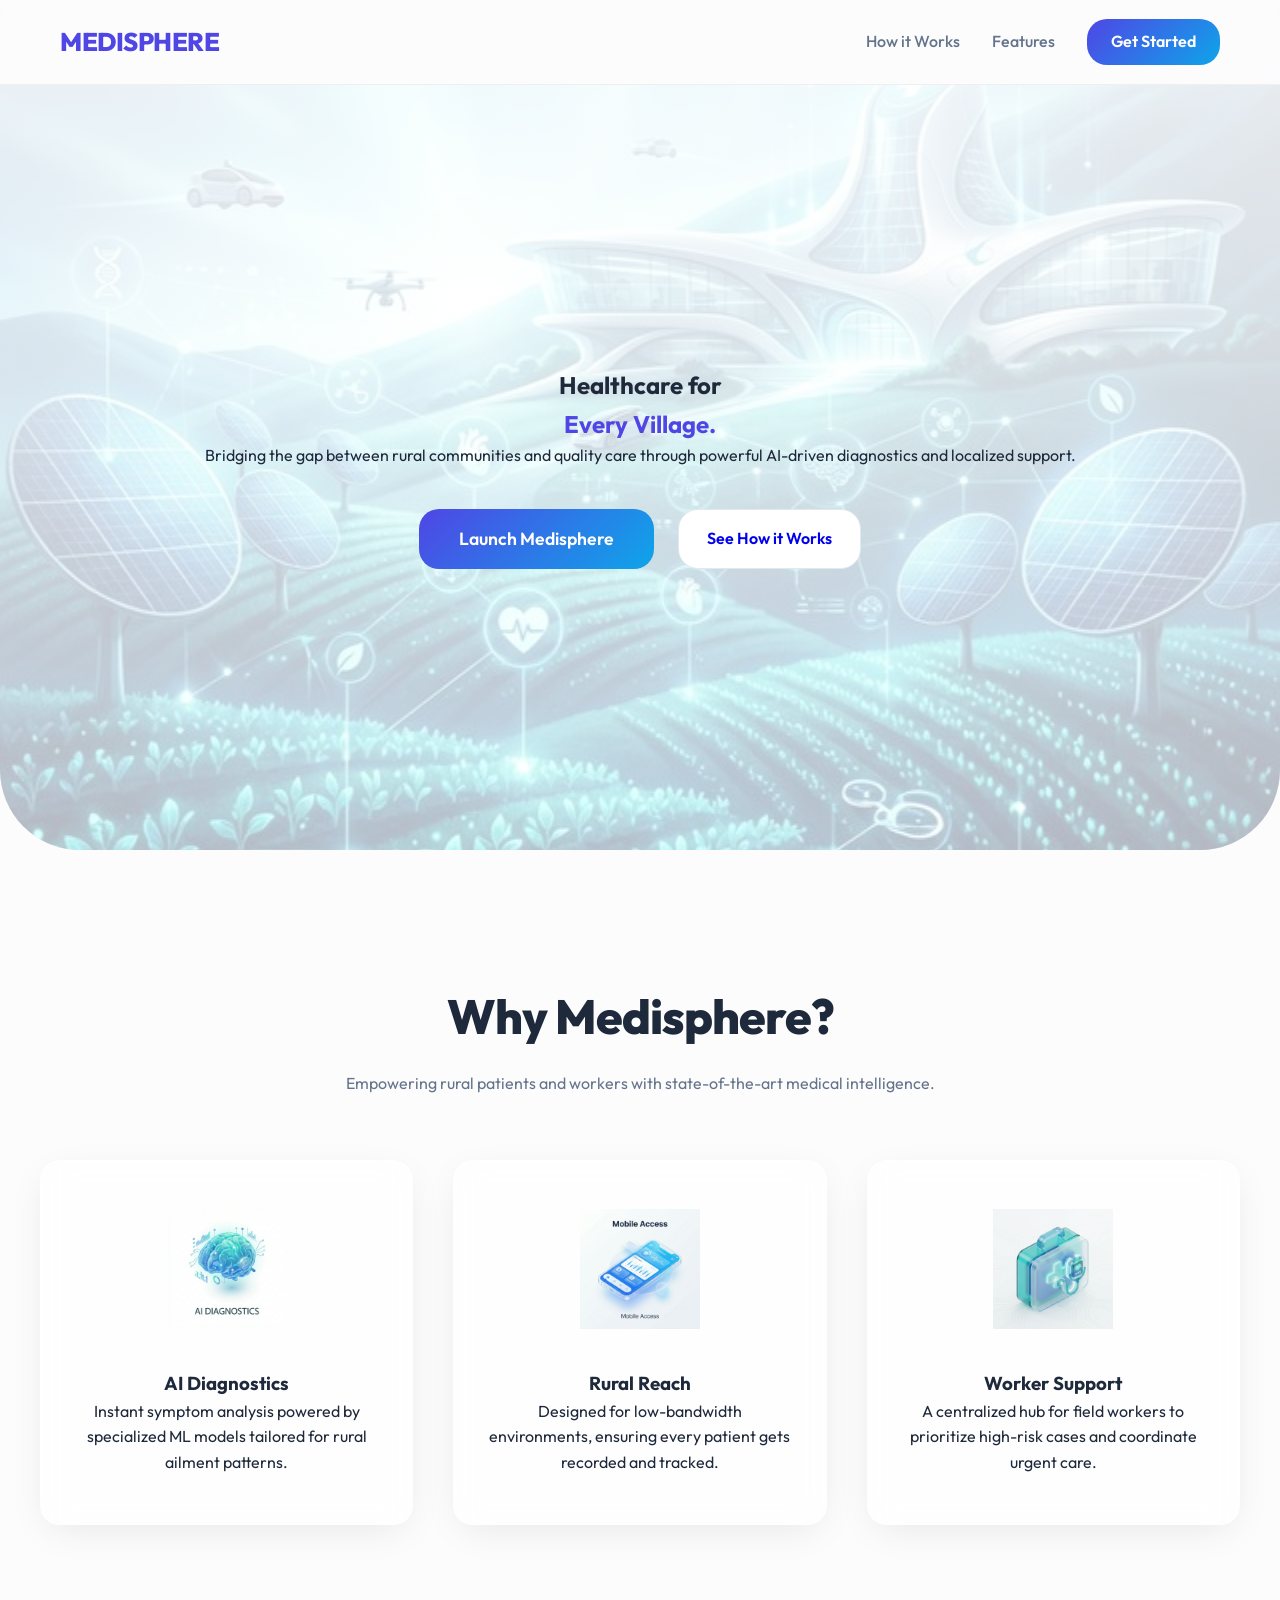
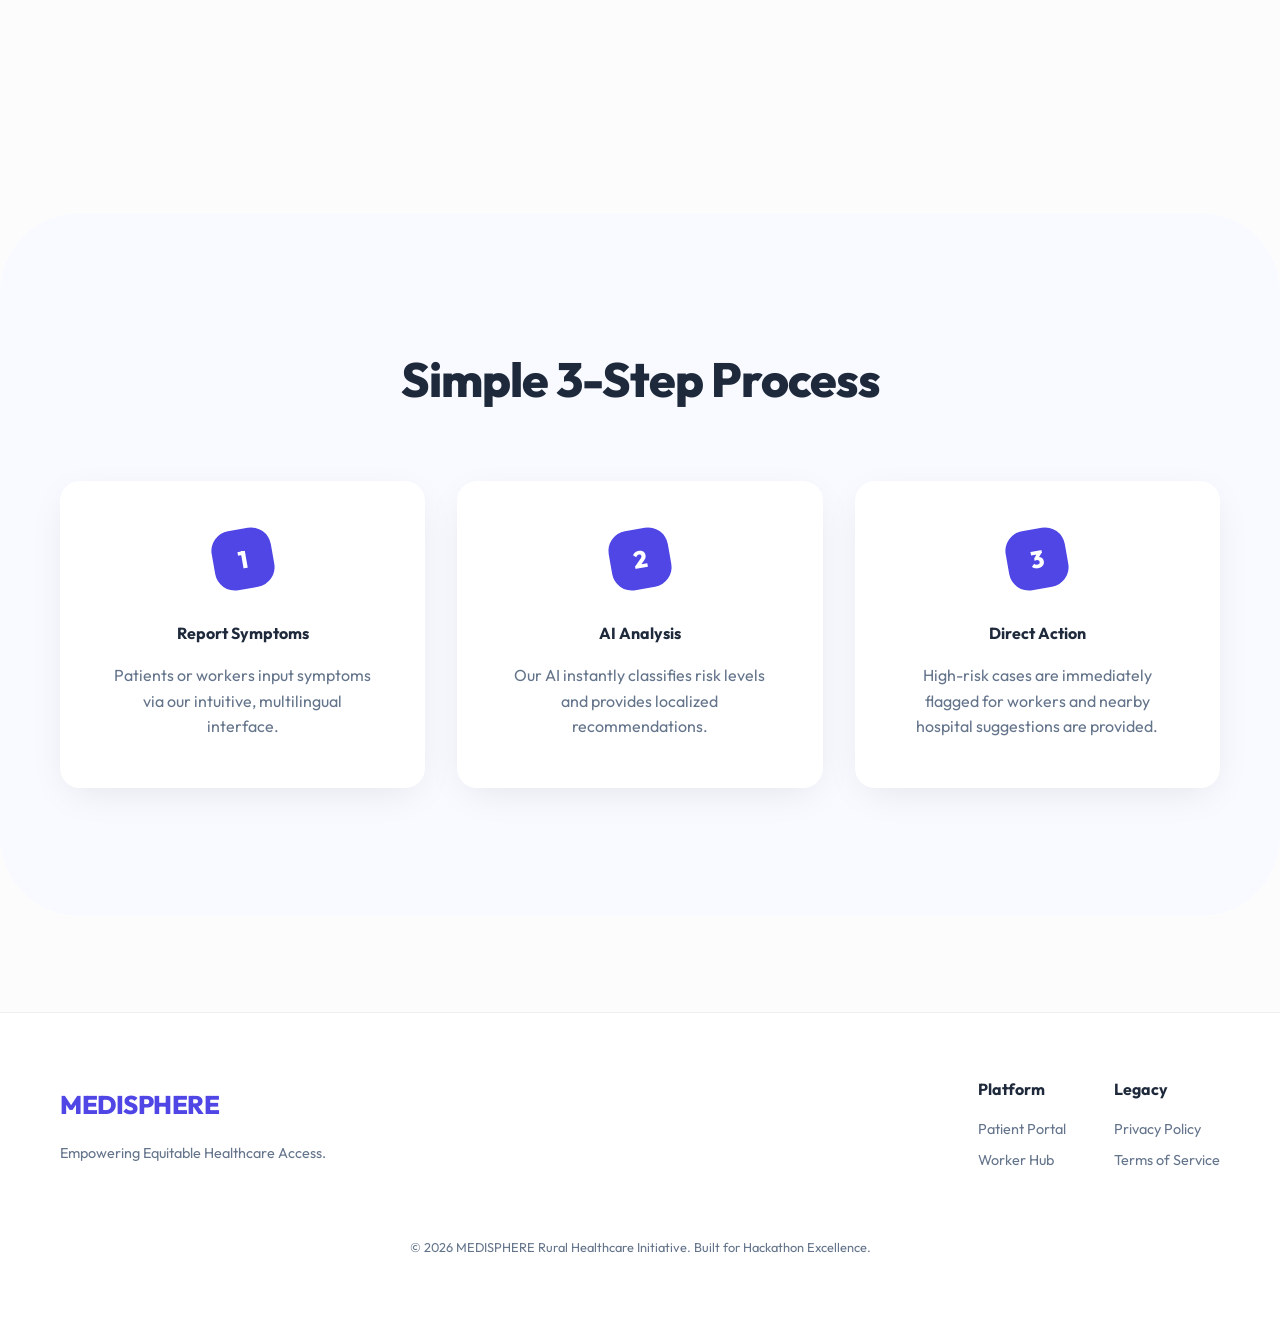
<file: server/public/index.html>
<!DOCTYPE html>
<html lang="en">

<head>
    <meta charset="UTF-8">
    <meta name="viewport" content="width=device-width, initial-scale=1.0">
    <title>MEDISPHERE - AI Rural Healthcare</title>
    <link rel="stylesheet" href="css/style.css">
</head>

<body>
    <header class="nav">
        <div class="container" style="display: flex; justify-content: space-between; align-items: center; width: 100%;">
            <a href="index.html" class="logo">MEDISPHERE</a>
            <div style="display: flex; gap: 2rem; align-items: center;">
                <a href="#how-it-works" style="text-decoration: none; color: var(--text-muted); font-weight: 500;">How
                    it Works</a>
                <a href="#features"
                    style="text-decoration: none; color: var(--text-muted); font-weight: 500;">Features</a>
                <a href="auth.html" class="btn btn-primary" style="padding: 10px 24px;">Get Started</a>
            </div>
        </div>
    </header>

    <section class="welcome-hero animate-fade">
        <div class="container">
            <h1>Healthcare for <br><span class="text-primary">Every Village.</span></h1>
            <p>Bridging the gap between rural communities and quality care through powerful AI-driven diagnostics and
                localized support.</p>
            <div style="margin-top: 2.5rem; display: flex; gap: 1.5rem; justify-content: center;">
                <a href="auth.html" class="btn btn-primary" style="font-size: 1.1rem; padding: 16px 40px;">Launch
                    Medisphere</a>
                <a href="#how-it-works" class="btn" style="background: white; border: 1px solid #e2e8f0;">See How it
                    Works</a>
            </div>
        </div>
    </section>

    <section id="features" class="container" style="padding: 8rem 0;">
        <h2 class="section-title">Why Medisphere?</h2>
        <p style="text-align: center; color: var(--text-muted); max-width: 600px; margin: 0 auto 4rem;">Empowering rural
            patients and workers with state-of-the-art medical intelligence.</p>

        <div class="features-grid">
            <div class="feature-card glass-card">
                <img src="assets/feat-ai.png" alt="AI Diagnostics" class="feature-icon-img">
                <h3>AI Diagnostics</h3>
                <p>Instant symptom analysis powered by specialized ML models tailored for rural ailment patterns.</p>
            </div>
            <div class="feature-card glass-card">
                <img src="assets/feat-mobile.png" alt="Rural Outreach" class="feature-icon-img">
                <h3>Rural Reach</h3>
                <p>Designed for low-bandwidth environments, ensuring every patient gets recorded and tracked.</p>
            </div>
            <div class="feature-card glass-card">
                <img src="assets/feat-worker.png" alt="Worker Support" class="feature-icon-img">
                <h3>Worker Support</h3>
                <p>A centralized hub for field workers to prioritize high-risk cases and coordinate urgent care.</p>
            </div>
        </div>
    </section>

    <section id="how-it-works" class="how-it-works">
        <div class="container">
            <h2 class="section-title">Simple 3-Step Process</h2>
            <div class="grid" style="margin-top: 4rem;">
                <div class="step-card">
                    <div class="step-number">1</div>
                    <h4 style="margin-bottom: 1rem;">Report Symptoms</h4>
                    <p style="color: var(--text-muted);">Patients or workers input symptoms via our intuitive,
                        multilingual interface.</p>
                </div>
                <div class="step-card">
                    <div class="step-number">2</div>
                    <h4 style="margin-bottom: 1rem;">AI Analysis</h4>
                    <p style="color: var(--text-muted);">Our AI instantly classifies risk levels and provides localized
                        recommendations.</p>
                </div>
                <div class="step-card">
                    <div class="step-number">3</div>
                    <h4 style="margin-bottom: 1rem;">Direct Action</h4>
                    <p style="color: var(--text-muted);">High-risk cases are immediately flagged for workers and nearby
                        hospital suggestions are provided.</p>
                </div>
            </div>
        </div>
    </section>

    <footer style="padding: 4rem 0; background: #fff; border-top: 1px solid #eee;">
        <div class="container"
            style="display: flex; justify-content: space-between; align-items: center; flex-wrap: wrap; gap: 2rem;">
            <div>
                <a href="#" class="logo">MEDISPHERE</a>
                <p style="margin-top: 1rem; color: var(--text-muted); font-size: 0.9rem;">Empowering Equitable
                    Healthcare Access.</p>
            </div>
            <div style="display: flex; gap: 3rem;">
                <div style="display: flex; flex-direction: column; gap: 0.5rem;">
                    <span style="font-weight: 700; margin-bottom: 0.5rem;">Platform</span>
                    <a href="auth.html"
                        style="text-decoration: none; color: var(--text-muted); font-size: 0.9rem;">Patient Portal</a>
                    <a href="auth.html"
                        style="text-decoration: none; color: var(--text-muted); font-size: 0.9rem;">Worker Hub</a>
                </div>
                <div style="display: flex; flex-direction: column; gap: 0.5rem;">
                    <span style="font-weight: 700; margin-bottom: 0.5rem;">Legacy</span>
                    <a href="#" style="text-decoration: none; color: var(--text-muted); font-size: 0.9rem;">Privacy
                        Policy</a>
                    <a href="#" style="text-decoration: none; color: var(--text-muted); font-size: 0.9rem;">Terms of
                        Service</a>
                </div>
            </div>
        </div>
        <div class="container"
            style="margin-top: 4rem; text-align: center; color: var(--text-muted); font-size: 0.8rem;">
            © 2026 MEDISPHERE Rural Healthcare Initiative. Built for Hackathon Excellence.
        </div>
    </footer>
</body>

</html>
</file>
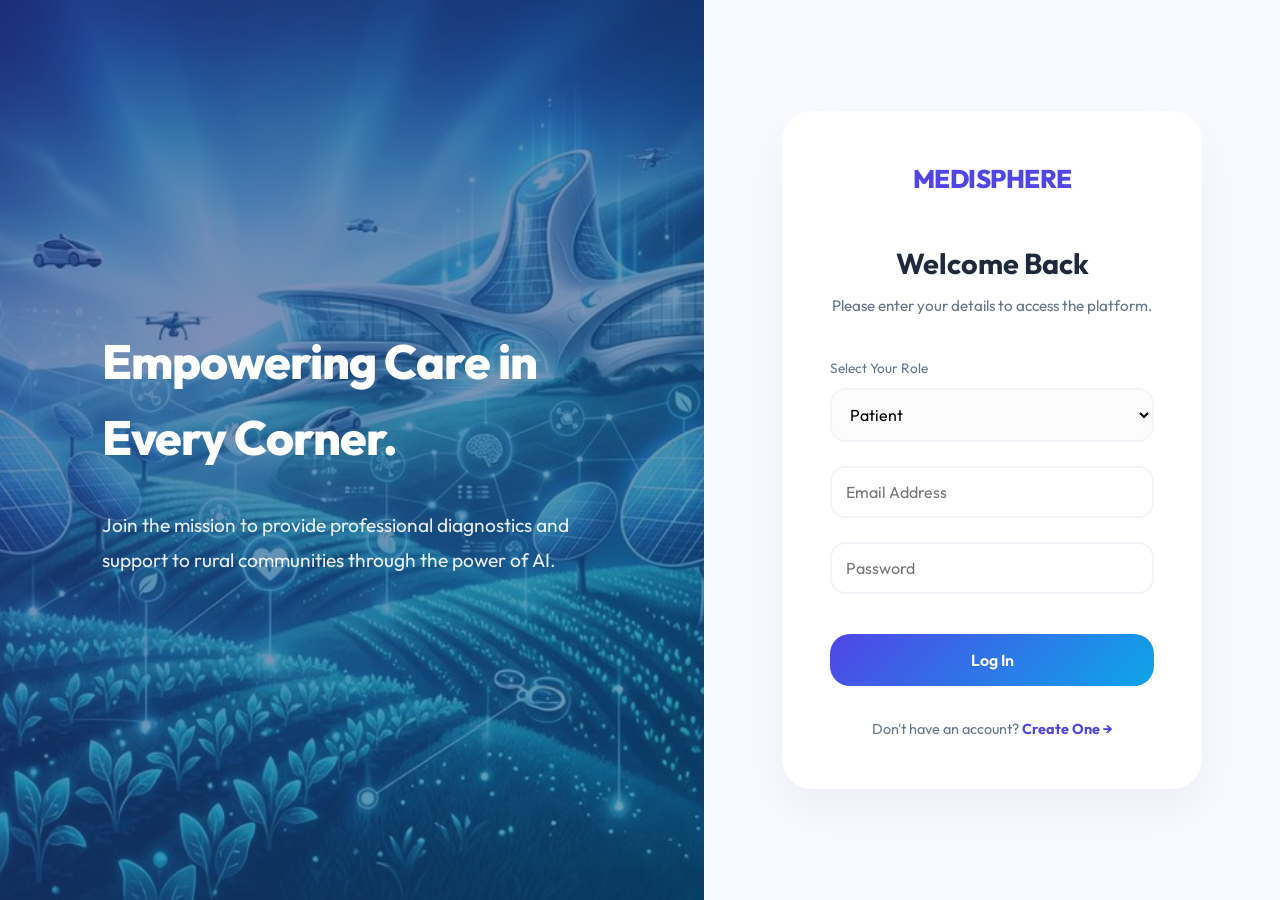
<file: server/public/auth.html>
<!DOCTYPE html>
<html lang="en">

<head>
    <meta charset="UTF-8">
    <meta name="viewport" content="width=device-width, initial-scale=1.0">
    <title>Access MEDISPHERE</title>
    <link rel="stylesheet" href="css/style.css">
    <style>
        body {
            background: #fff;
            display: flex;
            height: 100vh;
            overflow: hidden;
            padding: 0;
            margin: 0;
        }

        .auth-split-visual {
            flex: 1.2;
            background: linear-gradient(135deg, rgba(79, 70, 229, 0.4), rgba(14, 165, 233, 0.4)), url('assets/hero.png');
            background-size: cover;
            background-position: center;
            display: flex;
            align-items: center;
            justify-content: center;
            padding: 4rem;
            color: white;
            position: relative;
        }

        .auth-split-visual::after {
            content: '';
            position: absolute;
            inset: 0;
            background: rgba(15, 23, 42, 0.3);
        }

        .visual-content {
            position: relative;
            z-index: 10;
            max-width: 500px;
        }

        .auth-container-side {
            flex: 1;
            display: flex;
            align-items: center;
            justify-content: center;
            padding: 3rem;
            background: #f8faff;
            overflow-y: auto;
        }

        .auth-card-modern {
            width: 100%;
            max-width: 420px;
            background: white;
            padding: 3rem;
            border-radius: 30px;
            box-shadow: 0 20px 50px rgba(0, 0, 0, 0.05);
        }

        @media (max-width: 1024px) {
            .auth-split-visual {
                display: none;
            }

            body {
                justify-content: center;
                background: #f8faff;
            }

            .auth-container-side {
                padding: 1.5rem;
                width: 100%;
            }
        }
    </style>
</head>

<body>
    <div class="auth-split-visual">
        <div class="visual-content">
            <h2 style="font-size: 3rem; font-weight: 800; margin-bottom: 2rem; letter-spacing: -1px;">Empowering Care in
                Every Corner.</h2>
            <p style="font-size: 1.2rem; line-height: 1.8; opacity: 0.9;">Join the mission to provide professional
                diagnostics and support to rural communities through the power of AI.</p>
        </div>
    </div>

    <div class="auth-container-side">
        <div class="auth-card-modern animate-fade">
            <a href="index.html" class="logo"
                style="display: block; text-align: center; margin-bottom: 2.5rem;">MEDISPHERE</a>

            <h2 id="authTitle" style="font-size: 1.8rem; margin-bottom: 0.5rem; text-align: center;">Welcome Back</h2>
            <p id="authSubtitle"
                style="text-align: center; color: var(--text-muted); margin-bottom: 2.5rem; font-size: 0.95rem;">Please
                enter your details to access the platform.</p>

            <div id="roleSelector" style="margin-bottom: 1.5rem;">
                <label
                    style="font-size: 0.85rem; color: var(--text-muted); margin-bottom: 0.5rem; display: block;">Select
                    Your Role</label>
                <select id="role" class="form-input" style="border: 2px solid #f1f5f9; background: #fcfcfd;">
                    <option value="patient">Patient</option>
                    <option value="health_worker">Health Worker</option>
                    <option value="admin">Admin</option>
                </select>
            </div>

            <form id="authForm">
                <div id="registerFields" style="display: none;">
                    <div class="form-group">
                        <input type="text" id="name" placeholder="Full Name">
                    </div>
                </div>

                <div class="form-group">
                    <input type="email" id="email" placeholder="Email Address" required>
                </div>
                <div class="form-group">
                    <input type="password" id="password" placeholder="Password" required>
                </div>

                <button type="submit" class="btn btn-primary" style="width: 100%; margin-top: 1rem; padding: 16px;">Log
                    In</button>
            </form>

            <p style="text-align: center; margin-top: 2rem; font-size: 0.9rem; color: var(--text-muted);">
                <span id="toggleText">Don't have an account?</span>
                <a href="#" id="toggleAuth"
                    style="color: var(--primary); font-weight: 700; text-decoration: none;">Create One &rarr;</a>
            </p>
        </div>
    </div>

    <script src="js/app.js"></script>
    <script>
        let isLogin = true;
        const authForm = document.getElementById('authForm');
        const registerFields = document.getElementById('registerFields');
        const authTitle = document.getElementById('authTitle');
        const authSubtitle = document.getElementById('authSubtitle');
        const toggleAuth = document.getElementById('toggleAuth');
        const toggleText = document.getElementById('toggleText');

        toggleAuth.addEventListener('click', (e) => {
            e.preventDefault();
            isLogin = !isLogin;
            registerFields.style.display = isLogin ? 'none' : 'block';
            authTitle.innerText = isLogin ? 'Welcome Back' : 'Create Account';
            authSubtitle.innerText = isLogin ? 'Please enter your details to access the platform.' : 'Join MEDISPHERE and start your healthcare journey.';
            authForm.querySelector('button').innerText = isLogin ? 'Log In' : 'Sign Up';
            toggleText.innerText = isLogin ? "Don't have an account?" : "Already have an account?";
            toggleAuth.innerText = isLogin ? 'Create One →' : 'Log In →';
        });

        authForm.addEventListener('submit', async (e) => {
            e.preventDefault();
            const email = document.getElementById('email').value;
            const password = document.getElementById('password').value;
            const role = document.getElementById('role').value;

            if (isLogin) {
                await app.login(email, password);
            } else {
                const name = document.getElementById('name').value;
                await app.register({ name, email, password, role });
            }
        });
    </script>
</body>

</html>
</file>
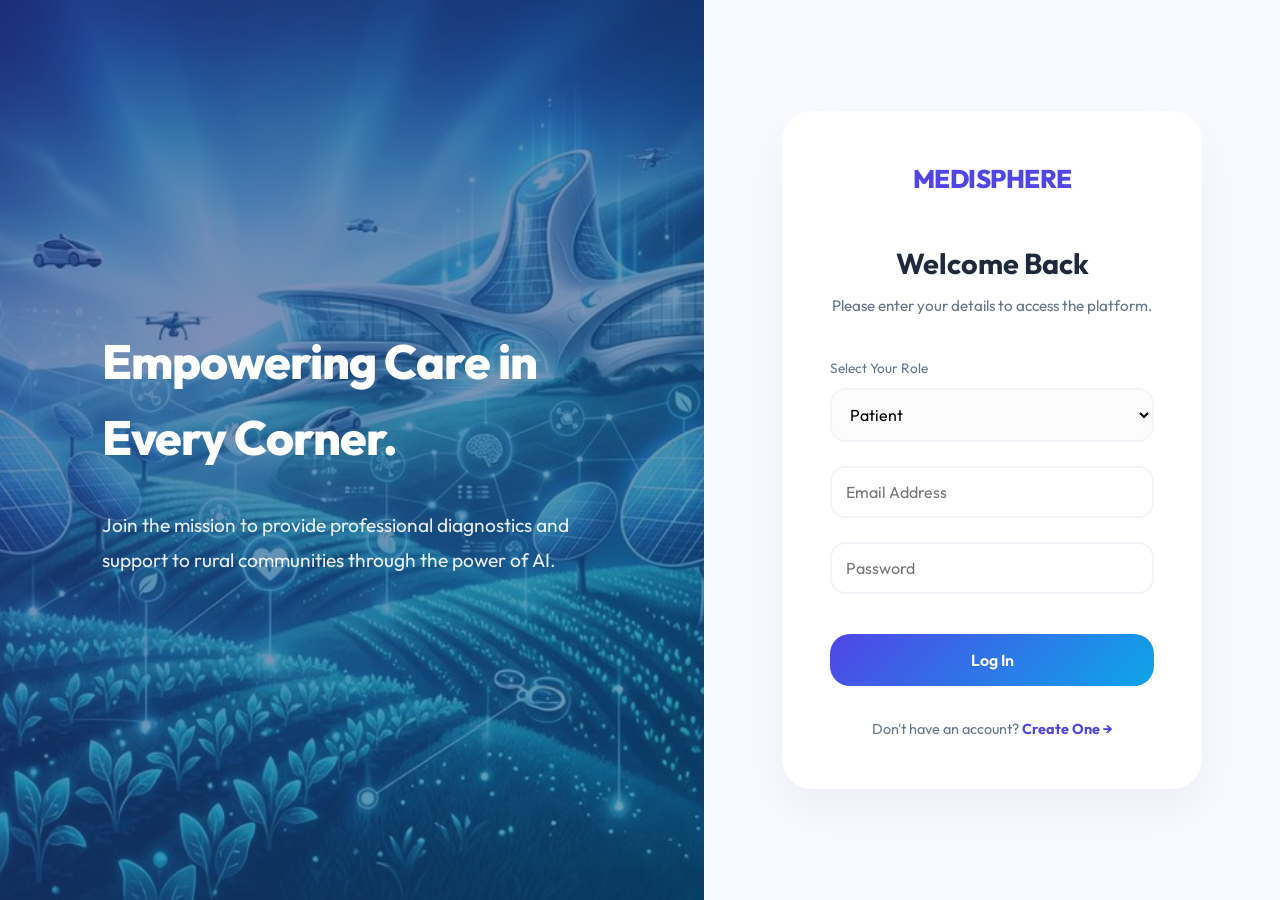
<file: server/public/dashboards/patient.html>
<!DOCTYPE html>
<html lang="en">

<head>
    <meta charset="UTF-8">
    <meta name="viewport" content="width=device-width, initial-scale=1.0">
    <title>Patient Dashboard - MEDISPHERE</title>
    <link rel="stylesheet" href="../css/style.css">
    <style>
        .lang-select {
            padding: 8px 16px;
            border-radius: 20px;
            background: white;
            border: 2px solid var(--primary);
            font-weight: 700;
            color: var(--primary);
        }

        .action-grid {
            display: grid;
            grid-template-columns: repeat(auto-fit, minmax(280px, 1fr));
            gap: 2rem;
            margin: 2rem 0;
        }

        .action-btn-card {
            background: white;
            padding: 2.5rem;
            border-radius: 32px;
            text-align: center;
            box-shadow: var(--shadow-md);
            cursor: pointer;
            transition: var(--transition);
            border: 2px solid transparent;
        }

        .action-btn-card:hover {
            transform: translateY(-8px);
            border-color: var(--primary);
        }

        .action-btn-card .icon {
            font-size: 3.5rem;
            margin-bottom: 1.5rem;
            display: block;
        }

        .action-btn-card .title {
            font-size: 1.5rem;
            font-weight: 800;
        }

        .history-list {
            display: flex;
            flex-direction: column;
            gap: 1rem;
            margin-top: 1.5rem;
        }

        .history-item {
            display: flex;
            justify-content: space-between;
            align-items: center;
            padding: 1.5rem;
            background: white;
            border-radius: 20px;
            box-shadow: 0 4px 12px rgba(0, 0, 0, 0.03);
            flex-wrap: wrap;
            gap: 1rem;
        }

        .worker-card {
            background: #eef2ff;
            padding: 2rem;
            border-radius: 32px;
            display: flex;
            align-items: center;
            justify-content: space-between;
            margin-top: 2rem;
            flex-wrap: wrap;
            gap: 1.5rem;
        }

        .btn-call {
            background: var(--success);
            color: white;
            padding: 16px 32px;
            border-radius: 20px;
            text-decoration: none;
            font-weight: 800;
            display: flex;
            align-items: center;
            justify-content: center;
            gap: 10px;
            font-size: 1.1rem;
        }

        [data-speak] {
            cursor: pointer;
        }

        /* AI Chatbot Styles */
        .chat-bubble {
            position: fixed;
            bottom: 8rem;
            right: 2rem;
            width: 70px;
            height: 70px;
            background: var(--primary);
            border-radius: 50%;
            display: flex;
            align-items: center;
            justify-content: center;
            font-size: 2rem;
            color: white;
            cursor: pointer;
            box-shadow: 0 10px 30px rgba(79, 70, 229, 0.4);
            z-index: 1000;
            transition: var(--transition);
        }

        .chat-bubble:hover {
            transform: scale(1.1);
        }

        .chat-window {
            position: fixed;
            bottom: 1rem;
            right: 2rem;
            width: 380px;
            height: 550px;
            background: white;
            border-radius: 32px;
            box-shadow: 0 20px 50px rgba(0, 0, 0, 0.15);
            display: none;
            flex-direction: column;
            overflow: hidden;
            z-index: 1001;
            border: 1px solid rgba(0, 0, 0, 0.05);
        }

        .chat-header {
            background: var(--primary);
            color: white;
            padding: 1.5rem;
            display: flex;
            justify-content: space-between;
            align-items: center;
        }

        .chat-messages {
            flex: 1;
            overflow-y: auto;
            padding: 1.5rem;
            display: flex;
            flex-direction: column;
            gap: 1rem;
            background: #f8faff;
        }

        .message {
            max-width: 85%;
            padding: 1rem;
            border-radius: 20px;
            font-size: 0.95rem;
            line-height: 1.5;
            font-weight: 500;
        }

        .message.bot {
            background: white;
            color: var(--text-main);
            align-self: flex-start;
            border-bottom-left-radius: 4px;
            box-shadow: 0 4px 8px rgba(0, 0, 0, 0.02);
        }

        .message.user {
            background: var(--primary);
            color: white;
            align-self: flex-end;
            border-bottom-right-radius: 4px;
        }

        .chat-input-area {
            padding: 1rem;
            background: white;
            display: flex;
            gap: 0.5rem;
            border-top: 1px solid #eee;
        }

        .chat-input-area input {
            flex: 1;
            padding: 12px 20px;
            border: 2px solid #f1f5f9;
            border-radius: 30px;
            font-size: 1rem;
        }

        .chat-btn-send {
            background: var(--primary);
            color: white;
            border: none;
            width: 45px;
            height: 45px;
            border-radius: 50%;
            cursor: pointer;
            display: flex;
            align-items: center;
            justify-content: center;
            font-size: 1.2rem;
        }

        @media (max-width: 480px) {
            .chat-window {
                width: 90%;
                height: 75vh;
                right: 5%;
                bottom: 1rem;
            }

            .chat-bubble {
                bottom: 2rem;
                right: 1.5rem;
            }
        }
    </style>
</head>

<body>
    <div class="container animate-fade" style="padding-bottom: 8rem;">
        <!-- 1. Welcome Section & Language Selector -->
        <header class="nav" style="background: transparent; border: none; padding: 2rem 0;">
            <div>
                <h1 id="welcomeTitle" style="font-size: 1.8rem; margin-bottom: 4px;">Namaste, <span
                        id="patName">-</span></h1>
                <p style="color: var(--text-muted); font-weight: 500;">
                    📍 <span id="villageName">Rural Center</span> • <span id="phcName">Main PHC</span>
                </p>
                <p id="welcomeMsg" style="font-weight: 600; color: var(--primary); margin-top: 8px;">Monitor your health
                    safely.</p>
            </div>

            <div style="display: flex; flex-direction: column; align-items: flex-end; gap: 1rem;">
                <select id="langSelect" class="lang-select">
                    <option value="en">English</option>
                    <option value="te">తెలుగు (Telugu)</option>
                    <option value="hi">हिन्दी (Hindi)</option>
                </select>

                <div class="voice-toggle-container">
                    <span id="txtVoiceLabel">Voice Help</span>
                    <input type="checkbox" id="voiceToggle" style="width: auto; cursor: pointer;">
                </div>
            </div>
        </header>

        <!-- 3. Quick Action Buttons -->
        <div class="action-grid">
            <div class="action-btn-card" onclick="scrollToSection('symptomSection')" data-speak-key="action_symptoms">
                <span class="icon">🤒</span>
                <span class="title" id="btnReportSymptoms">Report Symptoms</span>
            </div>
            <div class="action-btn-card" onclick="scrollToSection('statusSection')" data-speak-key="action_status">
                <span class="icon">📊</span>
                <span class="title" id="btnViewStatus">View Health Status</span>
            </div>
            <div class="action-btn-card" onclick="requestEmergency()" data-speak-key="action_emergency"
                style="background: #fff5f5;">
                <span class="icon">🆘</span>
                <span class="title" id="btnEmergencyHelp" style="color: var(--danger);">Emergency Help</span>
            </div>
        </div>

        <!-- 4. Current Health Status Card -->
        <section id="statusSection" style="margin: 4rem 0;">
            <div style="display: flex; align-items: center; gap: 1rem; margin-bottom: 2rem;">
                <h2 id="titleHealthStatus">Current Health Status</h2>
                <span class="speaker-icon" data-speak-key="status_intro">🔊</span>
            </div>

            <div id="statusCard" class="status-card-large status-Low animate-fade" style="display: none;">
                <div
                    style="display: flex; justify-content: space-between; align-items: flex-start; margin-bottom: 1rem;">
                    <span class="badge" id="statusBadge" style="font-size: 1rem; padding: 10px 20px;">-</span>
                    <span class="speaker-icon" id="speakStatusResult">🔊</span>
                </div>
                <h2 id="statusRecTitle" style="font-size: 2.5rem; margin-bottom: 1rem;">-</h2>
                <p id="statusDate" style="color: var(--text-muted); font-weight: 600;">Last updated: -</p>

                <div id="hospitalSection" style="display: none; margin-top: 3rem; text-align: left;">
                    <h3 style="color: var(--danger); margin-bottom: 1.5rem;" id="titleHospitals">Nearby Hospitals for
                        Urgent Care</h3>
                    <div id="hospitalList" class="grid"
                        style="grid-template-columns: repeat(auto-fit, minmax(250px, 1fr));">
                        <!-- Hospitals -->
                    </div>
                </div>
            </div>

            <div id="noStatusPlaceholder" class="glass-card"
                style="text-align: center; padding: 4rem; color: var(--text-muted);">
                <p id="txtNoStatus">No reports submitted yet. Please check your symptoms above.</p>
            </div>
        </section>

        <!-- 5. Symptom Reporting Section -->
        <section id="symptomSection" style="margin: 6rem 0;">
            <div style="display: flex; align-items: center; gap: 1rem; margin-bottom: 2rem;">
                <h2 id="titleReportSymptoms">Report Symptoms</h2>
                <span class="speaker-icon" data-speak-key="symptoms_intro">🔊</span>
            </div>

            <div class="icon-btn-grid" id="symptomList">
                <div class="icon-card" data-symptom="fever">
                    <span class="icon-label">🤒</span>
                    <span class="text-label" data-key="fever">Fever</span>
                </div>
                <div class="icon-card" data-symptom="cough">
                    <span class="icon-label">🤧</span>
                    <span class="text-label" data-key="cough">Cough</span>
                </div>
                <div class="icon-card" data-symptom="headache">
                    <span class="icon-label">🤕</span>
                    <span class="text-label" data-key="headache">Headache</span>
                </div>
                <div class="icon-card" data-symptom="vomiting">
                    <span class="icon-label">🤢</span>
                    <span class="text-label" data-key="vomiting">Vomiting</span>
                </div>
                <div class="icon-card" data-symptom="bodyPain">
                    <span class="icon-label">💪</span>
                    <span class="text-label" data-key="body_pain">Body Pain</span>
                </div>
                <div class="icon-card" data-symptom="breathing">
                    <span class="icon-label">🫁</span>
                    <span class="text-label" data-key="breathing">Breathing Difficulty</span>
                </div>
            </div>

            <button id="submitSymptomsBtn" class="emergency-btn-huge"
                style="background: var(--primary); margin-top: 2rem;" id="btnCheckNow">Send Health Report</button>
        </section>

        <!-- 6. Symptom History Section -->
        <section id="historySection" style="margin: 6rem 0;">
            <div
                style="display: flex; justify-content: space-between; align-items: center; margin-bottom: 2rem; flex-wrap: wrap; gap: 1rem;">
                <div style="display: flex; align-items: center; gap: 1rem;">
                    <h2 id="titleHistory">Your Health History</h2>
                    <span class="speaker-icon" data-speak-key="history_intro">🔊</span>
                </div>
                <div style="display: flex; gap: 0.5rem;">
                    <button class="btn active" style="padding: 8px 16px; font-size: 0.85rem;" data-filter="all"
                        id="btnFilterAll">All</button>
                    <button class="btn" style="padding: 8px 16px; font-size: 0.85rem;" data-filter="High"
                        id="btnFilterHigh">High Risk</button>
                </div>
            </div>

            <div id="historyContainer" class="history-list">
                <!-- History Items -->
            </div>
        </section>

        <!-- 7. Assigned Health Worker Section -->
        <section id="workerSection" style="margin: 6rem 0;">
            <div style="display: flex; align-items: center; gap: 1rem; margin-bottom: 2rem;">
                <h2 id="titleWorker">Your Support Specialist</h2>
                <span class="speaker-icon" data-speak-key="worker_intro">🔊</span>
            </div>

            <div class="worker-card animate-fade">
                <div style="display: flex; align-items: center; gap: 1.5rem;">
                    <div
                        style="width: 80px; height: 80px; background: white; border-radius: 50%; display: flex; align-items: center; justify-content: center; font-size: 2.5rem;">
                        👩‍⚕️</div>
                    <div>
                        <h3 id="workerName" style="font-size: 1.6rem; margin-bottom: 4px;">Health Worker</h3>
                        <p id="workerPHC" style="color: var(--text-muted); font-weight: 600;">Assigned PHC: Community
                            Clinic</p>
                    </div>
                </div>
                <a href="tel:9112345678" class="btn-call" id="btnCallWorker" data-speak-key="call_action">
                    <span>📞</span> <span id="txtCallWorker">Get Voice Call Support</span>
                </a>
            </div>
        </section>

        <!-- 8. Emergency Section -->
        <div
            style="position: fixed; bottom: 2rem; left: 50%; transform: translateX(-50%); width: 90%; max-width: 600px; z-index: 99;">
            <button class="emergency-btn-huge shadow-md" onclick="requestEmergency()" id="btnBottomEmergency">
                🚨 SOS - EMERGENCY HELP
            </button>
        </div>
    </div>

    <!-- UI Feedback Toast -->
    <div id="toast"
        style="display: none; position: fixed; top: 10%; left: 50%; transform: translateX(-50%); background: #1e293b; color: white; padding: 1.5rem 3rem; border-radius: 40px; font-weight: 800; font-size: 1.2rem; z-index: 1000; box-shadow: 0 10px 30px rgba(0,0,0,0.2);">
        Message Sent Successfully
    </div>

    <!-- AI Chatbot UI Components -->
    <div class="chat-bubble" id="chatBtnBubble">🤖</div>

    <div class="chat-window" id="chatWindow">
        <div class="chat-header">
            <div style="display: flex; align-items: center; gap: 10px;">
                <span style="font-size: 1.5rem;">🤖</span>
                <div>
                    <div style="font-weight: 800; font-size: 1.1rem;">AI Health Assistant</div>
                    <div style="font-size: 0.75rem; opacity: 0.8;">Online • Multilingual</div>
                </div>
            </div>
            <button onclick="toggleChat()"
                style="background:transparent; border:none; color:white; font-size: 1.5rem; cursor:pointer;">&times;</button>
        </div>
        <div class="chat-messages" id="chatMessages">
            <div class="message bot">
                Namaste! I am your AI Health Assistant. How can I help you today? You can tell me your symptoms in
                English, Telugu, or Hindi.
            </div>
        </div>
        <div class="chat-input-area">
            <input type="text" id="chatInput" placeholder="Type or use mic...">
            <button class="chat-btn-send" id="chatVoiceBtn">🎤</button>
            <button class="chat-btn-send" onclick="sendChatMessage()">➞</button>
        </div>
    </div>

    <script src="../js/app.js"></script>
    <script>
        const TRANSLATIONS = {
            en: {
                welcome: "Welcome! Monitor your health safely.",
                action_symptoms: "Tap here to tell us how you feel.",
                action_status: "Tap here to see your current health risk result.",
                action_emergency: "Tap here only if you need immediate medical help.",
                status_intro: "This section shows your latest medical risk level based on your reports.",
                title_hospitals: "Nearby Hospitals for Urgent Care",
                fever: "Fever", cough: "Cough", headache: "Headache", vomiting: "Vomiting", body_pain: "Body Pain", breathing: "Breathing Difficulty",
                btn_report: "Report Symptoms", btn_status: "View Health Status", btn_emergency: "Emergency Help",
                title_history: "Your Health History", history_intro: "Here you can see all your past health reports and their risk levels.",
                title_worker: "Your Support Specialist", worker_intro: "This is your assigned health worker who can guide you. Tap the green button to call them.",
                call_action: "Connecting you to your health worker for voice support.",
                success_report: "Your report has been successfully sent.",
                success_emergency: "Emergency alert sent successfully. Help is on the way.",
                risk_Low: "Monitor at home", risk_Medium: "Visit PHC soon", risk_High: "Immediate medical attention required",
                no_reports: "No reports submitted yet. Please check your symptoms above.",
                lang_label: "English", voice_label: "Voice Help"
            },
            te: {
                welcome: "స్వాగతం! మీ ఆరోగ్యాన్ని సురక్షితంగా పర్యవేక్షించండి.",
                action_symptoms: "మీకు ఎలా అనిపిస్తుందో చెప్పడానికి ఇక్కడ నొక్కండి.",
                action_status: "మీ ప్రస్తుత ఆరోగ్య ప్రమాదాన్ని చూడటానికి ఇక్కడ నొక్కండి.",
                action_emergency: "మీకు తక్షణ వైద్య సహాయం కావాలంటే మాత్రమే ఇక్కడ నొక్కండి.",
                status_intro: "ఈ విభాగం మీ నివేదికల ఆధారంగా మీ తాజా వైద్య ప్రమాద స్థాయిని చూపుతుంది.",
                title_hospitals: "తక్షణ సంరక్షణ కోసం సమీపంలోని ఆసుపత్రులు",
                fever: "జ్వరం", cough: "దగ్గు", headache: "తలనొప్పి", vomiting: "వాంతులు", body_pain: "ఒంటి నొప్పులు", breathing: "శ్వాస తీసుకోవడంలో ఇబ్బంది",
                btn_report: "లక్షణాలను నివేదించండి", btn_status: "ఆరోగ్య స్థితిని చూడండి", btn_emergency: "అత్యవసర సహాయం",
                title_history: "మీ ఆరోగ్య చరిత్ర", history_intro: "ఇక్కడ మీరు మీ గత ఆరోగ్య నివేదికలన్నింటినీ మరియు వాటి ప్రమాద స్థాయిలను చూడవచ్చు.",
                title_worker: "మీ సహాయ నిపుణుడు", worker_intro: "మీకు మార్గనిర్దేశం చేయగల మీ కేటాయించిన ఆరోగ్య కార్యకర్త వీరినే. వారితో మాట్లాడటానికి ఆకుపచ్చ బటన్‌ను నొక్కండి.",
                call_action: "వాయిస్ సపోర్ట్ కోసం మిమ్మల్ని మీ ఆరోగ్య కార్యకర్తకు కనెక్ట్ చేస్తున్నాము.",
                success_report: "మీ నివేదిక విజయవంతంగా పంపబడింది.",
                success_emergency: "అత్యవసర హెచ్చరిక విజయవంతంగా పంపబడింది. సహాయం వస్తుంది.",
                risk_Low: "ఇంట్లో పర్యవేక్షించండి", risk_Medium: "వెంటనే PHCని సందర్శించండి", risk_High: "తక్షణ వైద్య సహాయం అవసరం",
                no_reports: "నివేదికలు ఇంకా సమర్పించబడలేదు. దయచేసి పైన మీ లక్షణాలను తనిఖీ చేయండి.",
                lang_label: "తెలుగు", voice_label: "వాయిస్ సహాయం"
            },
            hi: {
                welcome: "स्वागत है! अपने स्वास्थ्य की सुरक्षित निगरानी करें।",
                action_symptoms: "हमें यह बताने के लिए यहां टैप करें कि आप कैसा महसूस कर रहे हैं।",
                action_status: "अपना वर्तमान स्वास्थ्य जोखिम परिणाम देखने के लिए यहां टैप करें।",
                action_emergency: "केवल तभी टैप करें जब आपको तत्काल चिकित्सा सहायता की आवश्यकता हो।",
                status_intro: "यह अनुभाग आपकी रिपोर्ट के आधार पर आपके नवीनतम चिकित्सा जोखिम स्तर को दर्शाता है।",
                title_hospitals: "तत्काल देखभाल के लिए नज़दीकी अस्पताल",
                fever: "बुखार", cough: "खांसी", headache: "सिरदर्द", vomiting: "उल्टी", body_pain: "बदन दर्द", breathing: "सांस लेने में कठिनाई",
                btn_report: "लक्षणों की रिपोर्ट करें", btn_status: "स्वास्थ्य स्थिति देखें", btn_emergency: "आपातकालीन सहायता",
                title_history: "आपका स्वास्थ्य इतिहास", history_intro: "यहाँ आप अपनी पिछली सभी स्वास्थ्य रिपोर्ट और उनके जोखिम स्तर देख सकते हैं।",
                title_worker: "आपका सहायता विशेषज्ञ", worker_intro: "यह आपका स्वास्थ्य कार्यकर्ता है जो आपका मार्गदर्शन कर सकता है। उनसे बात करने के लिए हरे बटन पर टैप करें।",
                call_action: "वॉइस सपोर्ट के लिए आपको आपके स्वास्थ्य कार्यकर्ता से जोड़ा जा रहा है।",
                success_report: "आपकी रिपोर्ट सफलतापूर्वक भेज दी गई है।",
                success_emergency: "आपातकालीन अलर्ट सफलतापूर्वक भेजा गया। सहायता रास्ते में है।",
                risk_Low: "घर पर निगरानी रखें", risk_Medium: "जल्द ही पीएचसी जाएं", risk_High: "तत्काल चिकित्सा की आवश्यकता है",
                no_reports: "अभी तक कोई रिपोर्ट सबमिट नहीं की गई है। कृपया ऊपर अपने लक्षणों की जाँच करें।",
                lang_label: "हिन्दी", voice_label: "वॉइस सहायता"
            }
        };

        const user = app.getUser();
        if (!user || user.role !== 'patient') window.location.href = '../auth.html';
        document.getElementById('patName').innerText = user.name;
        document.getElementById('workerName').innerText = 'Sr. Health Worker'; // Fixed for demo excellence

        let currentLang = localStorage.getItem('medisphere_lang') || 'en';
        let voiceEnabled = localStorage.getItem('medisphere_voice') === 'true';
        let allReports = [];

        // UI Translation Logic
        const translateUI = () => {
            const d = TRANSLATIONS[currentLang];
            document.getElementById('welcomeMsg').innerText = d.welcome;
            document.getElementById('btnReportSymptoms').innerText = d.btn_report;
            document.getElementById('btnViewStatus').innerText = d.btn_status;
            document.getElementById('btnEmergencyHelp').innerText = d.btn_emergency;
            document.getElementById('titleHealthStatus').innerText = d.btn_status;
            document.getElementById('titleReportSymptoms').innerText = d.btn_report;
            document.getElementById('titleHistory').innerText = d.title_history;
            document.getElementById('titleWorker').innerText = d.title_worker;
            document.getElementById('txtVoiceLabel').innerText = d.voice_label;
            document.getElementById('txtCallWorker').innerText = d.call_action.split('.')[0]; // Shorten for button
            document.getElementById('txtNoStatus').innerText = d.no_reports;
            document.getElementById('btnFilterAll').innerText = currentLang === 'en' ? 'All' : (currentLang === 'te' ? 'అన్నీ' : 'सभी');
            document.getElementById('btnFilterHigh').innerText = currentLang === 'en' ? 'High Risk' : (currentLang === 'te' ? 'అధిక ప్రమాదం' : 'उच्च जोखिम');

            document.querySelectorAll('[data-key]').forEach(el => {
                el.innerText = d[el.dataset.key];
            });

            updateStatusCard();
        };

        // Voice Engine
        const speak = (text) => {
            if (!voiceEnabled) return;
            window.speechSynthesis.cancel();
            const ut = new SpeechSynthesisUtterance(text);
            ut.lang = currentLang === 'en' ? 'en-US' : (currentLang === 'te' ? 'te-IN' : 'hi-IN');
            window.speechSynthesis.speak(ut);
        };

        // UI Interactions
        const scrollToSection = (id) => {
            const el = document.getElementById(id);
            if (el) el.scrollIntoView({ behavior: 'smooth' });
            const trigger = document.querySelector(`[onclick="scrollToSection('${id}')"]`);
            if (trigger) {
                const key = trigger.dataset.speakKey;
                if (key) speak(TRANSLATIONS[currentLang][key]);
            }
        };

        const showToast = (msg) => {
            const toast = document.getElementById('toast');
            toast.innerText = msg;
            toast.style.display = 'block';
            setTimeout(() => toast.style.display = 'none', 3000);
            speak(msg);
        };

        const requestEmergency = () => {
            speak(TRANSLATIONS[currentLang].action_emergency);
            setTimeout(() => {
                showToast(TRANSLATIONS[currentLang].success_emergency);
            }, 500);
        };

        // Symptom Toggle
        const selectedSymptoms = new Set();
        document.querySelectorAll('.icon-card').forEach(card => {
            card.addEventListener('click', () => {
                const s = card.dataset.symptom;
                if (selectedSymptoms.has(s)) {
                    selectedSymptoms.delete(s);
                    card.classList.remove('active');
                } else {
                    selectedSymptoms.add(s);
                    card.classList.add('active');
                    speak(TRANSLATIONS[currentLang][card.querySelector('.text-label').dataset.key]);
                }
            });
        });

        // Backend Integration
        const loadHistory = async () => {
            try {
                const res = await fetch(`${API_URL}/reports/all`, { headers: { 'x-auth-token': app.getToken() } });
                const reports = await res.json();
                allReports = reports.filter(r => r.patientName === user.name).sort((a, b) => new Date(b.createdAt) - new Date(a.createdAt));
                renderHistory();
                updateStatusCard();
            } catch (err) { console.error(err); }
        };

        const renderHistory = (filter = 'all') => {
            const container = document.getElementById('historyContainer');
            const filtered = filter === 'all' ? allReports : allReports.filter(r => r.riskLevel === 'High');

            if (filtered.length === 0) {
                container.innerHTML = `<p style="text-align: center; color: var(--text-muted); padding: 2rem;">No history found.</p>`;
                return;
            }

            container.innerHTML = filtered.map(r => `
                <div class="history-item animate-fade">
                    <div>
                        <div style="font-weight: 700; font-size: 1.1rem;">${new Date(r.createdAt).toLocaleDateString()}</div>
                        <div style="font-size: 0.85rem; color: var(--text-muted);">${Object.keys(r.symptoms).filter(k => r.symptoms[k] === true).join(', ') || 'Checkup'}</div>
                    </div>
                    <div style="display: flex; gap: 1rem; align-items: center;">
                        <span class="badge bg-${r.riskLevel}">${r.riskLevel} Risk</span>
                        <span class="badge bg-success">Reviewed</span>
                    </div>
                </div>
            `).join('');
        };

        const updateStatusCard = () => {
            if (allReports.length === 0) return;
            const latest = allReports[0];
            const d = TRANSLATIONS[currentLang];

            document.getElementById('noStatusPlaceholder').style.display = 'none';
            const card = document.getElementById('statusCard');
            card.style.display = 'block';
            card.className = `status-card-large status-${latest.riskLevel} animate-fade`;

            document.getElementById('statusBadge').innerText = latest.riskLevel + (currentLang === 'en' ? ' RISK' : (currentLang === 'te' ? ' ప్రమాదం' : ' जोखिम'));
            document.getElementById('statusBadge').className = `badge bg-${latest.riskLevel}`;
            document.getElementById('statusRecTitle').innerText = d[`risk_${latest.riskLevel}`];
            document.getElementById('statusDate').innerText = (currentLang === 'en' ? 'Last updated: ' : (currentLang === 'te' ? 'చివరిసారిగా అప్‌డేట్ చేయబడింది: ' : 'अंतिम अपडेट: ')) + new Date(latest.createdAt).toLocaleDateString();

            // Speak Result logic
            document.getElementById('speakStatusResult').onclick = () => {
                speak(`${d.status_intro} ${latest.riskLevel} ${d[`risk_${latest.riskLevel}`]}`);
            };

            // Hospitals
            const hSec = document.getElementById('hospitalSection');
            if (latest.riskLevel === 'High' && latest.suggestedHospitals) {
                hSec.style.display = 'block';
                document.getElementById('hospitalList').innerHTML = latest.suggestedHospitals.map(h => `
                    <div class="glass-card" style="padding: 1.5rem; text-align: left;">
                        <h4 style="margin-bottom: 0.5rem;">${h.name}</h4>
                        <p style="font-size: 0.85rem; color: var(--text-muted);">📍 ${h.location}</p>
                        <a href="tel:${h.contact}" class="btn-call" style="margin-top: 1rem; padding: 10px 16px; font-size: 0.9rem;">Call Hospital</a>
                    </div>
                `).join('');
            } else { hSec.style.display = 'none'; }
        };

        // Event Listeners
        document.getElementById('langSelect').value = currentLang;
        document.getElementById('langSelect').addEventListener('change', (e) => {
            currentLang = e.target.value;
            localStorage.setItem('medisphere_lang', currentLang);
            translateUI();
            renderHistory();
        });

        document.getElementById('voiceToggle').checked = voiceEnabled;
        document.getElementById('voiceToggle').addEventListener('change', (e) => {
            voiceEnabled = e.target.checked;
            localStorage.setItem('medisphere_voice', voiceEnabled);
            if (voiceEnabled) speak(TRANSLATIONS[currentLang].welcome);
        });

        document.querySelectorAll('.speaker-icon').forEach(icon => {
            icon.addEventListener('click', () => {
                const key = icon.dataset.speakKey;
                if (key) speak(TRANSLATIONS[currentLang][key]);
            });
        });

        document.getElementById('submitSymptomsBtn').addEventListener('click', async () => {
            if (selectedSymptoms.size === 0) {
                speak(currentLang === 'en' ? "Please select at least one symptom." : "దయచేసి కనీసం ఒక లక్షణాన్ని ఎంచుకోండి.");
                return;
            }

            const symptomsObj = {};
            selectedSymptoms.forEach(s => symptomsObj[s] = true);

            showToast(TRANSLATIONS[currentLang].success_report);
            await app.checkSymptoms(symptomsObj, user.name, 25, 'Unknown');
            loadHistory();
            scrollToSection('statusSection');
        });

        document.querySelectorAll('[data-filter]').forEach(btn => {
            btn.addEventListener('click', () => {
                document.querySelectorAll('[data-filter]').forEach(b => b.classList.remove('active'));
                btn.classList.add('active');
                renderHistory(btn.dataset.filter);
            });
        });

        // Initialize
        translateUI();
        loadHistory();

        // Chatbot Logic
        const chatWindow = document.getElementById('chatWindow');
        const chatBubble = document.getElementById('chatBtnBubble');
        const chatMessages = document.getElementById('chatMessages');
        const chatInput = document.getElementById('chatInput');

        let chatBotActive = false;

        function toggleChat() {
            chatBotActive = !chatBotActive;
            chatWindow.style.display = chatBotActive ? 'flex' : 'none';
            chatBubble.style.display = chatBotActive ? 'none' : 'flex';
            if (chatBotActive) {
                const welcome = (currentLang === 'en' ? "Tell me your symptoms." : (currentLang === 'te' ? "మీ లక్షణాలను నాకు తెలియజేయండి." : "मुझे अपने लक्षण बताएं।"));
                speak(welcome);
            }
        }

        chatBubble.onclick = toggleChat;

        function addMessage(text, side) {
            const msg = document.createElement('div');
            msg.className = `message ${side} animate-fade`;
            msg.innerText = text;
            chatMessages.appendChild(msg);
            chatMessages.scrollTop = chatMessages.scrollHeight;
            if (side === 'bot') speak(text);
        }

        async function sendChatMessage() {
            const text = chatInput.value.trim();
            if (!text) return;

            addMessage(text, 'user');
            chatInput.value = '';

            // Mapping Logic (Simple Keyword matching)
            const symptomsToFind = {
                fever: ['fever', 'hot', 'jwaram', 'bukhar', 'జ్వరం', 'बुखार'],
                cough: ['cough', 'khansi', 'daggu', 'దగ్గు', 'खांसी'],
                headache: ['headache', 'head pain', 'talanopi', 'sir dard', 'తలనొప్పి', 'सिरदर्द'],
                vomiting: ['vomit', 'nausea', 'vantulu', 'ultti', 'వాంతులు', 'उल्टी'],
                bodyPain: ['body pain', 'muscle pain', 'ontinopi', 'badan dard', 'ఒంటి నొప్పులు', 'बदन दर्द'],
                breathing: ['breathing', 'breath', 'swasa', 'saans', 'శ్వాస', 'सांस']
            };

            const detected = {};
            let hasSymptoms = false;
            const lowerText = text.toLowerCase();

            for (const [key, keywords] of Object.entries(symptomsToFind)) {
                if (keywords.some(kw => lowerText.includes(kw))) {
                    detected[key] = true;
                    hasSymptoms = true;
                }
            }

            setTimeout(async () => {
                if (hasSymptoms) {
                    const symptomNames = Object.keys(detected).map(k => TRANSLATIONS[currentLang][k] || k).join(', ');
                    addMessage(currentLang === 'en' ? `I detected: ${symptomNames}. Analyzing your health status...` : (currentLang === 'te' ? `నేను వీటిని గుర్తించాను: ${symptomNames}. మీ ఆరోగ్య స్థితిని విశ్లేషిస్తున్నాను...` : `मैंने पाया है: ${symptomNames}. आपके स्वास्थ्य की स्थिति का विश्लेषण कर रहा हूँ...`), 'bot');

                    const res = await app.checkSymptoms(detected, user.name, 25, 'Unknown');
                    if (res) {
                        addMessage(currentLang === 'en' ? `Result: ${res.riskLevel} Risk. ${res.prediction}. Recommendation: ${res.recommendation}` : (currentLang === 'te' ? `ఫలితం: ${res.riskLevel} ప్రమాదం. ${res.prediction}. సిఫార్సు: ${res.recommendation}` : `परिणाम: ${res.riskLevel} जोखिम। ${res.prediction}। अनुशंसा: ${res.recommendation}`), 'bot');
                        loadHistory();
                        scrollToSection('statusSection');
                    }
                } else {
                    addMessage(currentLang === 'en' ? "I'm sorry, I couldn't understand the symptoms. Please try keywords like 'fever' or 'cough', or use the icons on the dashboard." : (currentLang === 'te' ? "క్షమించండి, నాకు లక్షణాలు అర్థం కాలేదు. దయచేసి 'జ్వరం' లేదా 'దగ్గు' వంటి పదాలను ఉపయోగించండి." : "क्षमा करें, मुझे लक्षण समझ नहीं आए। कृपया 'बुखार' या 'खांसी' जैसे शब्दों का उपयोग करें।"), 'bot');
                }
            }, 1000);
        }

        chatInput.addEventListener('keypress', (e) => { if (e.key === 'Enter') sendChatMessage(); });

        // Chat Voice Input
        const chatVoiceBtn = document.getElementById('chatVoiceBtn');
        if ('webkitSpeechRecognition' in window || 'SpeechRecognition' in window) {
            const SpeechRecognition = window.SpeechRecognition || window.webkitSpeechRecognition;
            const recognizer = new SpeechRecognition();
            recognizer.continuous = false;

            recognizer.onstart = () => {
                chatVoiceBtn.innerText = '🛑';
                chatVoiceBtn.style.background = 'var(--danger)';
            };
            recognizer.onend = () => {
                chatVoiceBtn.innerText = '🎤';
                chatVoiceBtn.style.background = 'var(--primary)';
            };
            recognizer.onresult = (e) => {
                chatInput.value = e.results[0][0].transcript;
                sendChatMessage();
            };

            chatVoiceBtn.onclick = () => {
                recognizer.lang = currentLang === 'te' ? 'te-IN' : (currentLang === 'hi' ? 'hi-IN' : 'en-US');
                recognizer.start();
            };
        } else {
            chatVoiceBtn.style.display = 'none';
        }
    </script>
</body>

</html>
</file>
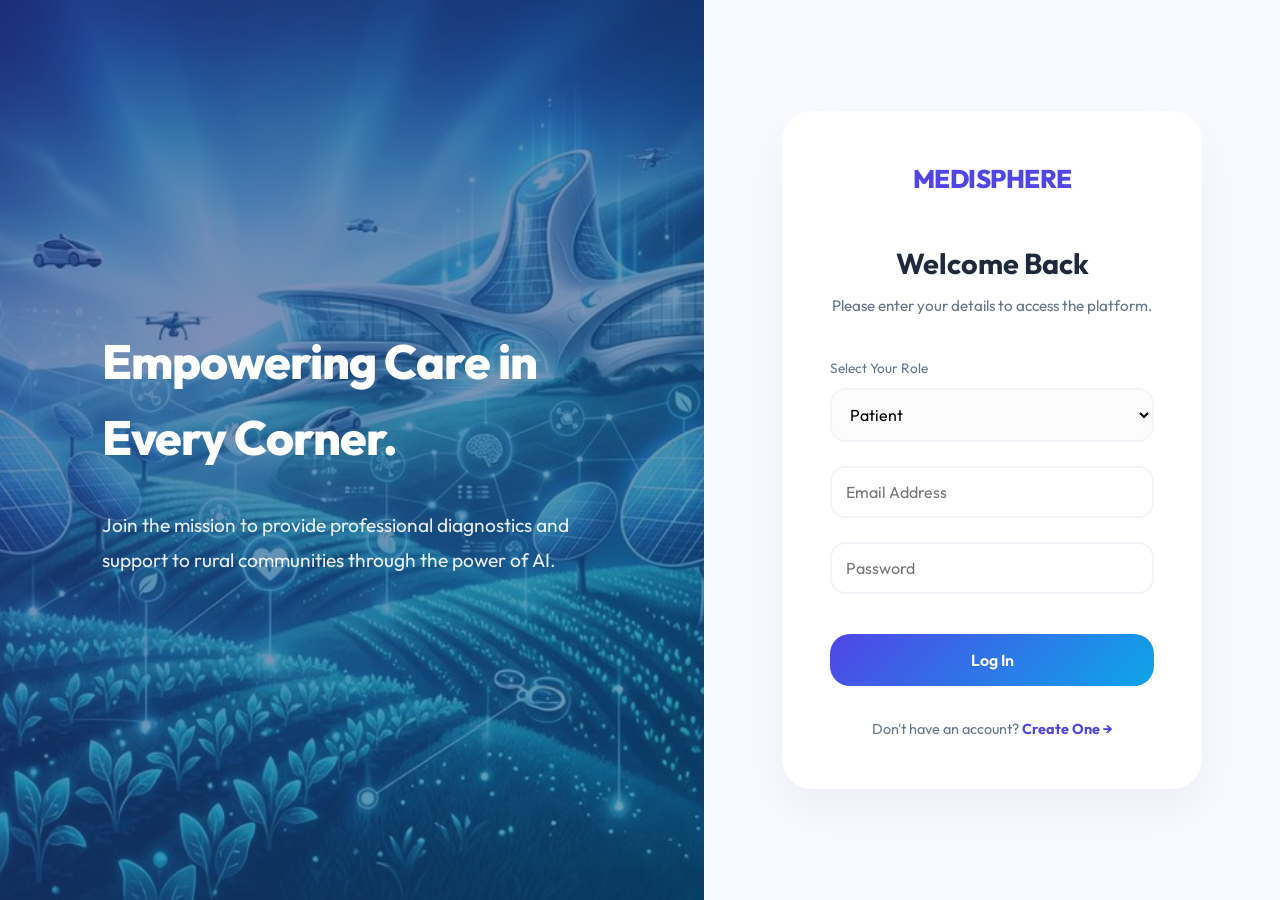
<file: server/public/dashboards/worker.html>
<!DOCTYPE html>
<html lang="en">

<head>
    <meta charset="UTF-8">
    <meta name="viewport" content="width=device-width, initial-scale=1.0">
    <title>Worker Dashboard - MEDISPHERE</title>
    <link rel="stylesheet" href="../css/style.css">
    <style>
        .stats-container {
            display: grid;
            grid-template-columns: repeat(auto-fit, minmax(200px, 1fr));
            gap: 1.5rem;
            margin: 2rem 0;
        }

        .alert-item-worker {
            display: flex;
            justify-content: space-between;
            align-items: center;
            padding: 1.2rem;
            background: white;
            border-radius: 12px;
            margin-top: 1rem;
            box-shadow: var(--shadow-md);
            flex-wrap: wrap;
            gap: 1rem;
        }

        .search_bar {
            display: flex;
            gap: 1rem;
            margin-bottom: 1.5rem;
            flex-wrap: wrap;
        }

        .search-input {
            flex: 1;
            min-width: 200px;
        }

        .filter-select {
            width: auto;
            min-width: 150px;
        }

        .detail-row {
            display: flex;
            justify-content: space-between;
            margin-bottom: 0.8rem;
            border-bottom: 1px solid #f0f0f0;
            padding-bottom: 0.4rem;
        }

        .detail-label {
            color: var(--text-muted);
            font-size: 0.9rem;
        }

        .detail-value {
            font-weight: 600;
            text-align: right;
        }
    </style>
</head>

<body>
    <div class="container animate-fade">
        <header class="nav">
            <a href="#" class="logo">MEDISPHERE</a>
            <div>
                <span id="userName" style="margin-right: 1rem; font-weight: 600;"></span>
                <button onclick="app.logout()" class="btn" style="background: #eee;">Logout</button>
            </div>
        </header>

        <h2 style="margin-top: 1rem;">Frontline Health Monitor</h2>
        <p style="color: var(--text-muted);">Manage assigned patients and respond to critical alerts.</p>

        <!-- 1. Overview Summary -->
        <div class="stats-container">
            <div class="glass-card" style="text-align: center;">
                <span class="card-icon">👥</span>
                <p style="font-size: 0.85rem; color: var(--text-muted);">Assigned Cases</p>
                <h2 id="assignedCount">0</h2>
            </div>
            <div class="glass-card" style="text-align: center;">
                <span class="card-icon">⚠️</span>
                <p style="font-size: 0.85rem; color: var(--text-muted);">High Priority</p>
                <h2 id="highPriorityCount" class="text-danger">0</h2>
            </div>
            <div class="glass-card" style="text-align: center;">
                <span class="card-icon">✅</span>
                <p style="font-size: 0.85rem; color: var(--text-muted);">Resolved Today</p>
                <h2 id="resolvedTodayCount" class="text-success">0</h2>
            </div>
        </div>

        <!-- 2. Priority Alerts Section -->
        <div id="prioritySection" style="margin-bottom: 2.5rem;">
            <h3 style="margin-bottom: 1rem;">⚠️ Priority Alerts</h3>
            <div id="priorityContainer">
                <p id="noPriority"
                    style="text-align: center; color: var(--text-muted); padding: 2rem; background: #f8faff; border-radius: 12px;">
                    No urgent cases assigned.</p>
            </div>
        </div>

        <!-- 3. Assigned Patients List -->
        <div class="glass-card">
            <div
                style="display: flex; justify-content: space-between; align-items: center; margin-bottom: 1.5rem; flex-wrap: wrap; gap: 1rem;">
                <h3>Assigned Patients</h3>
                <div class="search_bar" style="margin-bottom: 0;">
                    <input type="text" id="patientSearch" class="search-input" placeholder="Search by name...">
                    <select id="riskFilter" class="filter-select">
                        <option value="">All Risks</option>
                        <option value="High">High Risk</option>
                        <option value="Medium">Medium Risk</option>
                        <option value="Low">Low Risk</option>
                    </select>
                </div>
            </div>

            <div class="table-responsive">
                <table class="table-professional">
                    <thead>
                        <tr>
                            <th>Patient Name</th>
                            <th>Symptoms</th>
                            <th>Risk Level</th>
                            <th>Date</th>
                            <th>Status</th>
                            <th>Action</th>
                        </tr>
                    </thead>
                    <tbody id="reportsTable">
                        <!-- Data injected here -->
                    </tbody>
                </table>
            </div>
        </div>

        <!-- 4. Patient Details Modal -->
        <div id="detailsModal" class="modal">
            <div class="modal-content">
                <span class="close-modal">&times;</span>
                <h3 id="modalPatientName"
                    style="margin-bottom: 1.5rem; border-bottom: 2px solid var(--primary); padding-bottom: 0.5rem;">
                    Patient Intake Details</h3>

                <div id="modalBody">
                    <div class="detail-row">
                        <span class="detail-label">Age / Gender</span>
                        <span class="detail-value" id="modalAgeGender">-</span>
                    </div>
                    <div class="detail-row">
                        <span class="detail-label">Reported Symptoms</span>
                        <span class="detail-value" id="modalSymptoms" style="color: var(--primary);">-</span>
                    </div>
                    <div class="detail-row">
                        <span class="detail-label">AI Risk Level</span>
                        <span id="modalRiskBadge" class="badge bg-primary">Low</span>
                    </div>

                    <div style="margin-top: 1.5rem; padding: 1rem; background: #f8faff; border-radius: 12px;">
                        <h4 style="margin-bottom: 0.5rem;">🚨 AI Risk Explanation</h4>
                        <p id="modalReason" style="font-size: 0.9rem; line-height: 1.5; color: var(--text-main);">-</p>
                    </div>

                    <div style="margin-top: 1.5rem; padding: 1rem; background: #eef2ff; border-radius: 12px;">
                        <h4 style="margin-bottom: 0.5rem;">💡 Suggested Action</h4>
                        <p id="modalAction" style="font-size: 0.9rem; font-weight: 600; color: var(--primary);">-</p>
                    </div>

                    <div style="margin-top: 2rem; display: grid; grid-template-columns: 1fr 1fr; gap: 1rem;">
                        <button class="btn btn-primary" id="modalCallBtn">📞 Call Patient</button>
                        <button class="btn" style="background: #eee;" onclick="closeModal()">Close</button>
                    </div>
                </div>
            </div>
        </div>

        <!-- 5. Field Status Section -->
        <footer style="margin-top: 3rem; padding: 2rem 0; border-top: 1px solid #eee;">
            <div
                style="display: flex; justify-content: space-between; align-items: center; flex-wrap: wrap; gap: 2rem;">
                <div style="display: flex; gap: 2rem; color: var(--text-muted); font-size: 0.85rem;">
                    <span>👤 Worker: <strong class="text-primary" id="statusWorkerName"></strong></span>
                    <span>🏥 PHC: <strong class="text-primary" id="statusPHCName">Main PHC</strong></span>
                    <span>📊 Total Handled: <strong id="statusTotalHandled">0</strong></span>
                    <span>🔄 Sync: <strong id="statusSyncTime">-</strong></span>
                </div>
                <p style="font-size: 0.8rem; color: var(--text-muted);">Health Worker Field Support v2.0</p>
            </div>
        </footer>
    </div>

    <script src="../js/app.js"></script>
    <script>
        const user = app.getUser();
        if (!user || user.role !== 'health_worker') window.location.href = '../auth.html';
        document.getElementById('userName').innerText = 'Worker: ' + user.name;
        document.getElementById('statusWorkerName').innerText = user.name;

        let allReports = [];
        let archivedIds = JSON.parse(localStorage.getItem('resolved_cases') || '[]');

        const loadWorkerData = async () => {
            try {
                const res = await fetch(`${API_URL}/reports/all`, {
                    headers: { 'x-auth-token': app.getToken() }
                });
                allReports = await res.json();

                updateStats();
                renderPriorityAlerts();
                updateReportsTable();
            } catch (err) {
                console.error('Fetch error:', err);
            }
        };

        const updateStats = () => {
            const activeReports = allReports.filter(r => !archivedIds.includes(r._id));
            const highPriority = activeReports.filter(r => r.riskLevel === 'High' || r.riskLevel === 'Medium').length;
            const resolvedToday = archivedIds.length; // Simplified for presentation

            document.getElementById('assignedCount').innerText = activeReports.length;
            document.getElementById('highPriorityCount').innerText = highPriority;
            document.getElementById('resolvedTodayCount').innerText = resolvedToday;
            document.getElementById('statusTotalHandled').innerText = allReports.length;
            document.getElementById('statusSyncTime').innerText = new Date().toLocaleTimeString([], { hour: '2-digit', minute: '2-digit' });
        };

        const renderPriorityAlerts = () => {
            const container = document.getElementById('priorityContainer');
            const priorityCases = allReports.filter(r => (r.riskLevel === 'High' || r.riskLevel === 'Medium') && !archivedIds.includes(r._id));

            if (priorityCases.length === 0) {
                container.innerHTML = `<p id="noPriority" style="text-align: center; color: var(--text-muted); padding: 2rem; background: #f8faff; border-radius: 12px;">No urgent cases assigned.</p>`;
                return;
            }

            container.innerHTML = priorityCases.map(r => `
                <div class="priority-banner priority-${r.riskLevel} animate-fade">
                    <div>
                        <h4 style="margin: 0;">${r.patientName}</h4>
                        <p style="font-size: 0.85rem; color: var(--text-muted); margin-top: 4px;">
                            ${Object.keys(r.symptoms).filter(k => r.symptoms[k] === true).join(', ')}
                        </p>
                        <p style="font-size: 0.75rem; color: var(--primary); font-weight: 600; margin-top: 4px;">
                            📍 Mobile Clinic (Rural Unit) • ${new Date(r.createdAt).toLocaleTimeString([], { hour: '2-digit', minute: '2-digit' })}
                        </p>
                    </div>
                    <div style="display: flex; gap: 0.8rem; align-items: center;">
                        <span class="badge bg-${r.riskLevel === 'High' ? 'danger' : 'warning'}">${r.riskLevel}</span>
                        <button class="btn btn-primary" onclick="viewDetails('${r._id}')">View Details</button>
                        <button class="btn" style="background: #eee; padding: 10px;" onclick="resolveCase('${r._id}')">✓</button>
                    </div>
                </div>
            `).join('');
        };

        const updateReportsTable = () => {
            const searchTerm = document.getElementById('patientSearch').value.toLowerCase();
            const riskFilter = document.getElementById('riskFilter').value;
            const tbody = document.getElementById('reportsTable');

            const filtered = allReports.filter(r => {
                const matchesSearch = r.patientName.toLowerCase().includes(searchTerm);
                const matchesRisk = !riskFilter || r.riskLevel === riskFilter;
                return matchesSearch && matchesRisk;
            });

            tbody.innerHTML = filtered.map(r => {
                const isResolved = archivedIds.includes(r._id);
                return `
                <tr ${r.riskLevel === 'High' && !isResolved ? 'style="background: #fffafa;"' : ''}>
                    <td style="font-weight: 600;">${r.patientName}</td>
                    <td>${Object.keys(r.symptoms).filter(k => r.symptoms[k] === true).join(', ') || 'General'}</td>
                    <td><span class="badge bg-${r.riskLevel}">${r.riskLevel}</span></td>
                    <td>${new Date(r.createdAt).toLocaleDateString()}</td>
                    <td><span class="badge ${isResolved ? 'bg-success' : 'bg-primary'}">${isResolved ? 'Resolved' : 'Active'}</span></td>
                    <td><button class="btn" style="padding: 6px 12px; font-size: 0.75rem; background: #f0f0f0;" onclick="viewDetails('${r._id}')">Details</button></td>
                </tr>
            `;
            }).join('');
        };

        // Modal Logic
        const modal = document.getElementById('detailsModal');
        const closeModal = () => modal.style.display = "none";
        document.querySelector('.close-modal').onclick = closeModal;
        window.onclick = (e) => { if (e.target == modal) closeModal(); };

        const viewDetails = (id) => {
            const r = allReports.find(x => x._id === id);
            if (!r) return;

            document.getElementById('modalPatientName').innerText = r.patientName;
            document.getElementById('modalAgeGender').innerText = `${r.age || 'N/A'} yrs / ${r.gender || 'N/A'}`;
            document.getElementById('modalSymptoms').innerText = Object.keys(r.symptoms).filter(k => r.symptoms[k] === true).join(', ') || 'No specific symptoms';

            const badge = document.getElementById('modalRiskBadge');
            badge.innerText = r.riskLevel + ' Risk';
            badge.className = `badge bg-${r.riskLevel}`;

            document.getElementById('modalReason').innerText = r.reason || 'Symptom pattern matches general bacterial/viral profile.';
            document.getElementById('modalAction').innerText = r.recommendation || 'Please prioritize based on symptom progression.';

            modal.style.display = "block";
        };

        const resolveCase = (id) => {
            if (!archivedIds.includes(id)) {
                archivedIds.push(id);
                localStorage.setItem('resolved_cases', JSON.stringify(archivedIds));
                updateStats();
                renderPriorityAlerts();
                updateReportsTable();
            }
        };

        // UI Listeners
        document.getElementById('patientSearch').addEventListener('input', updateReportsTable);
        document.getElementById('riskFilter').addEventListener('change', updateReportsTable);

        loadWorkerData();
        setInterval(loadWorkerData, 30000);
    </script>
</body>

</html>
</file>
<file: server/public/css/style.css>
@import url('https://fonts.googleapis.com/css2?family=Outfit:wght@300;400;500;600;700;800&display=swap');

:root {
    --primary: #4f46e5;
    --primary-dark: #3730a3;
    --secondary: #0ea5e9;
    --accent: #f472b6;
    --success: #10b981;
    --warning: #f59e0b;
    --danger: #ef4444;
    --bg-main: #fcfcfd;
    --bg-card: #ffffff;
    --text-main: #1e293b;
    --text-muted: #64748b;
    --glass: rgba(255, 255, 255, 0.75);
    --shadow-md: 0 10px 40px -10px rgba(0, 0, 0, 0.1);
    --radius: 20px;
    --transition: all 0.4s cubic-bezier(0.4, 0, 0.2, 1);
}

/* Global Resets */
* {
    box-sizing: border-box;
    margin: 0;
    padding: 0;
    font-family: 'Outfit', sans-serif;
}

body {
    background: var(--bg-main);
    color: var(--text-main);
    line-height: 1.6;
    min-height: 100vh;
    overflow-x: hidden;
}

.container {
    max-width: 1200px;
    margin: 0 auto;
    padding: 0 20px;
}

/* Navigation */
.nav {
    display: flex;
    justify-content: space-between;
    align-items: center;
    padding: 1.2rem 0;
    position: sticky;
    top: 0;
    z-index: 100;
    background: rgba(252, 252, 253, 0.8);
    backdrop-filter: blur(12px);
    border-bottom: 1px solid rgba(0, 0, 0, 0.05);
}

.logo {
    font-size: 1.6rem;
    font-weight: 800;
    color: var(--primary);
    text-decoration: none;
    letter-spacing: -0.5px;
}

/* Typography & Layout */
.section-title {
    text-align: center;
    font-size: 3rem;
    font-weight: 800;
    margin-bottom: 1rem;
    color: var(--text-main);
    letter-spacing: -1px;
}

.grid {
    display: grid;
    grid-template-columns: repeat(auto-fit, minmax(300px, 1fr));
    gap: 2rem;
}

/* Component Styles */
.glass-card {
    background: var(--glass);
    backdrop-filter: blur(16px);
    -webkit-backdrop-filter: blur(16px);
    border: 1px solid rgba(255, 255, 255, 0.2);
    border-radius: var(--radius);
    box-shadow: var(--shadow-md);
    padding: 2.5rem;
    transition: var(--transition);
}

.btn {
    display: inline-flex;
    align-items: center;
    justify-content: center;
    gap: 10px;
    padding: 14px 28px;
    border-radius: var(--radius);
    border: none;
    font-weight: 600;
    cursor: pointer;
    transition: var(--transition);
    text-decoration: none;
    font-size: 1rem;
}

.btn-primary {
    background: linear-gradient(135deg, var(--primary), var(--secondary));
    color: white;
}

.btn-primary:hover {
    transform: translateY(-3px);
    box-shadow: 0 15px 30px rgba(79, 70, 229, 0.25);
}

.form-group {
    margin-bottom: 1.5rem;
}

input,
select,
textarea {
    width: 100%;
    padding: 14px;
    border: 2px solid #f1f5f9;
    border-radius: 16px;
    background: white;
    transition: var(--transition);
    font-size: 1rem;
}

input:focus {
    outline: none;
    border-color: var(--primary);
    box-shadow: 0 0 0 4px rgba(79, 70, 229, 0.05);
}

/* Landing Page Specifics */
.welcome-hero {
    min-height: 85vh;
    display: flex;
    align-items: center;
    justify-content: center;
    background: linear-gradient(rgba(255, 255, 255, 0.9), rgba(255, 255, 255, 0.7)), url('../assets/hero.png');
    background-size: cover;
    background-position: center;
    padding: 4rem 0;
    text-align: center;
    border-bottom-left-radius: 80px;
    border-bottom-right-radius: 80px;
}

.features-grid {
    display: grid;
    grid-template-columns: repeat(auto-fit, minmax(320px, 1fr));
    gap: 2.5rem;
    margin: 4rem 0;
}

.feature-card {
    text-align: center;
    padding: 3rem 2rem;
}

.feature-card:hover {
    transform: translateY(-12px);
    border-color: var(--primary);
}

.feature-icon-img {
    width: 120px;
    height: 120px;
    margin-bottom: 2rem;
    object-fit: contain;
}

.how-it-works {
    background: #f8faff;
    padding: 8rem 0;
    margin: 6rem 0;
    border-radius: 80px;
}

.step-card {
    background: white;
    padding: 3rem;
    border-radius: var(--radius);
    text-align: center;
    box-shadow: var(--shadow-md);
}

.step-number {
    width: 60px;
    height: 60px;
    background: var(--primary);
    color: white;
    border-radius: 20px;
    display: flex;
    align-items: center;
    justify-content: center;
    font-weight: 800;
    font-size: 1.5rem;
    margin: 0 auto 2rem;
    transform: rotate(-10deg);
}

/* Dashboard Utilities */
.badge {
    padding: 6px 14px;
    border-radius: 30px;
    font-size: 0.75rem;
    font-weight: 700;
    text-transform: uppercase;
}

.bg-danger {
    background: #fee2e2;
    color: #dc2626;
}

.bg-warning {
    background: #fef3c7;
    color: #d97706;
}

.bg-success {
    background: #dcfce7;
    color: #059669;
}

.bg-primary {
    background: #e0e7ff;
    color: #4f46e5;
}

.text-danger {
    color: #dc2626 !important;
}

.text-warning {
    color: #d97706 !important;
}

.text-success {
    color: #059669 !important;
}

.text-primary {
    color: #4f46e5 !important;
}

.card-icon {
    font-size: 2.5rem;
    margin-bottom: 1rem;
    display: block;
}

.table-professional {
    width: 100%;
    margin-top: 1rem;
    border-collapse: separate;
    border-spacing: 0 12px;
}

.table-professional th {
    padding: 12px 20px;
    text-align: left;
    color: var(--text-muted);
    font-weight: 600;
    font-size: 0.75rem;
    text-transform: uppercase;
    letter-spacing: 1.5px;
}

.table-professional td {
    padding: 24px 20px;
    background: white;
    font-size: 0.95rem;
    border-top: 1px solid rgba(0, 0, 0, 0.03);
    border-bottom: 1px solid rgba(0, 0, 0, 0.03);
}

.table-professional tr td:first-child {
    border-left: 1px solid rgba(0, 0, 0, 0.03);
    border-top-left-radius: 20px;
    border-bottom-left-radius: 20px;
}

.table-professional tr td:last-child {
    border-right: 1px solid rgba(0, 0, 0, 0.03);
    border-top-right-radius: 20px;
    border-bottom-right-radius: 20px;
}

.emergency-alert {
    border: 3px solid var(--danger);
    background: #fffafa;
    animation: alert-pulse 2s infinite;
}

/* Modals & Popups */
.modal {
    display: none;
    position: fixed;
    z-index: 1000;
    left: 0;
    top: 0;
    width: 100%;
    height: 100%;
    background-color: rgba(15, 23, 42, 0.6);
    backdrop-filter: blur(8px);
}

.modal-content {
    background-color: white;
    margin: 4% auto;
    padding: 3rem;
    border-radius: 24px;
    width: 90%;
    max-width: 650px;
    box-shadow: 0 25px 50px -12px rgba(0, 0, 0, 0.25);
}

.priority-banner {
    padding: 1.5rem;
    border-radius: 16px;
    margin-bottom: 2rem;
    display: flex;
    justify-content: space-between;
    align-items: center;
}

.priority-High {
    border-left: 10px solid var(--danger);
    background: #fff5f5;
}

.priority-Medium {
    border-left: 10px solid var(--warning);
    background: #fffaf0;
}

/* Animations */
.animate-fade {
    animation: fadeIn 0.8s cubic-bezier(0.4, 0, 0.2, 1);
}

@keyframes fadeIn {
    from {
        opacity: 0;
        transform: translateY(30px);
    }

    to {
        opacity: 1;
        transform: translateY(0);
    }
}

@keyframes alert-pulse {
    0% {
        box-shadow: 0 0 0 0 rgba(239, 68, 68, 0.5);
    }

    70% {
        box-shadow: 0 0 0 20px rgba(239, 68, 68, 0);
    }

    100% {
        box-shadow: 0 0 0 0 rgba(239, 68, 68, 0);
    }
}

/* Mobile Responsiveness */
@media (max-width: 768px) {
    .container {
        padding: 0 16px;
    }

    .nav {
        flex-direction: column;
        gap: 1rem;
        padding: 1.5rem 0;
    }

    .section-title {
        font-size: 2.2rem;
    }

    .welcome-hero h1 {
        font-size: 3rem;
    }

    .welcome-hero p {
        font-size: 1.1rem;
    }

    .features-grid,
    .grid {
        grid-template-columns: 1fr;
    }

    .how-it-works {
        padding: 4rem 0;
        border-radius: 40px;
    }

    .table-responsive {
        width: 100%;
        overflow-x: auto;
    }

    /* Accessibility & Patient Dashboard Utilities */
    .btn-large {
        padding: 24px 32px;
        font-size: 1.25rem;
        border-radius: 24px;
    }

    .icon-btn-grid {
        display: grid;
        grid-template-columns: repeat(auto-fit, minmax(140px, 1fr));
        gap: 1.5rem;
        margin: 2rem 0;
    }

    .icon-card {
        background: white;
        border: 3px solid #f1f5f9;
        border-radius: 24px;
        padding: 2.5rem 1rem;
        text-align: center;
        cursor: pointer;
        transition: var(--transition);
    }

    .icon-card:hover,
    .icon-card.active {
        border-color: var(--primary);
        background: rgba(79, 70, 229, 0.05);
        transform: translateY(-5px);
    }

    .icon-card .icon-label {
        display: block;
        font-size: 3rem;
        margin-bottom: 1rem;
    }

    .icon-card .text-label {
        font-weight: 700;
        font-size: 1.1rem;
        display: block;
    }

    .voice-toggle-container {
        display: flex;
        align-items: center;
        gap: 12px;
        background: #f1f5f9;
        padding: 10px 20px;
        border-radius: 30px;
        font-weight: 700;
    }

    .speaker-icon {
        cursor: pointer;
        font-size: 1.6rem;
        padding: 6px;
        border-radius: 50%;
        transition: var(--transition);
        color: var(--primary);
    }

    .speaker-icon:hover {
        background: rgba(79, 70, 229, 0.1);
    }

    .status-card-large {
        padding: 3rem 2rem;
        border-radius: 32px;
        text-align: center;
        border-left: 12px solid #cbd5e1;
        margin-bottom: 2rem;
    }

    .status-card-large.status-Low {
        border-color: var(--success);
        background: #f0fdf4;
    }

    .status-card-large.status-Medium {
        border-color: var(--warning);
        background: #fffbeb;
    }

    .status-card-large.status-High {
        border-color: var(--danger);
        background: #fef2f2;
    }

    .emergency-btn-huge {
        background: var(--danger);
        color: white;
        padding: 3rem 2rem;
        border-radius: 32px;
        text-align: center;
        cursor: pointer;
        font-size: 2rem;
        font-weight: 800;
        transition: var(--transition);
        border: none;
        width: 100%;
    }

    .emergency-btn-huge:hover {
        transform: scale(1.02);
        box-shadow: 0 20px 40px rgba(239, 68, 68, 0.3);
    }

    @media (max-width: 768px) {
        .icon-btn-grid {
            grid-template-columns: 1fr 1fr;
            gap: 1rem;
        }
    }
}
</file>
